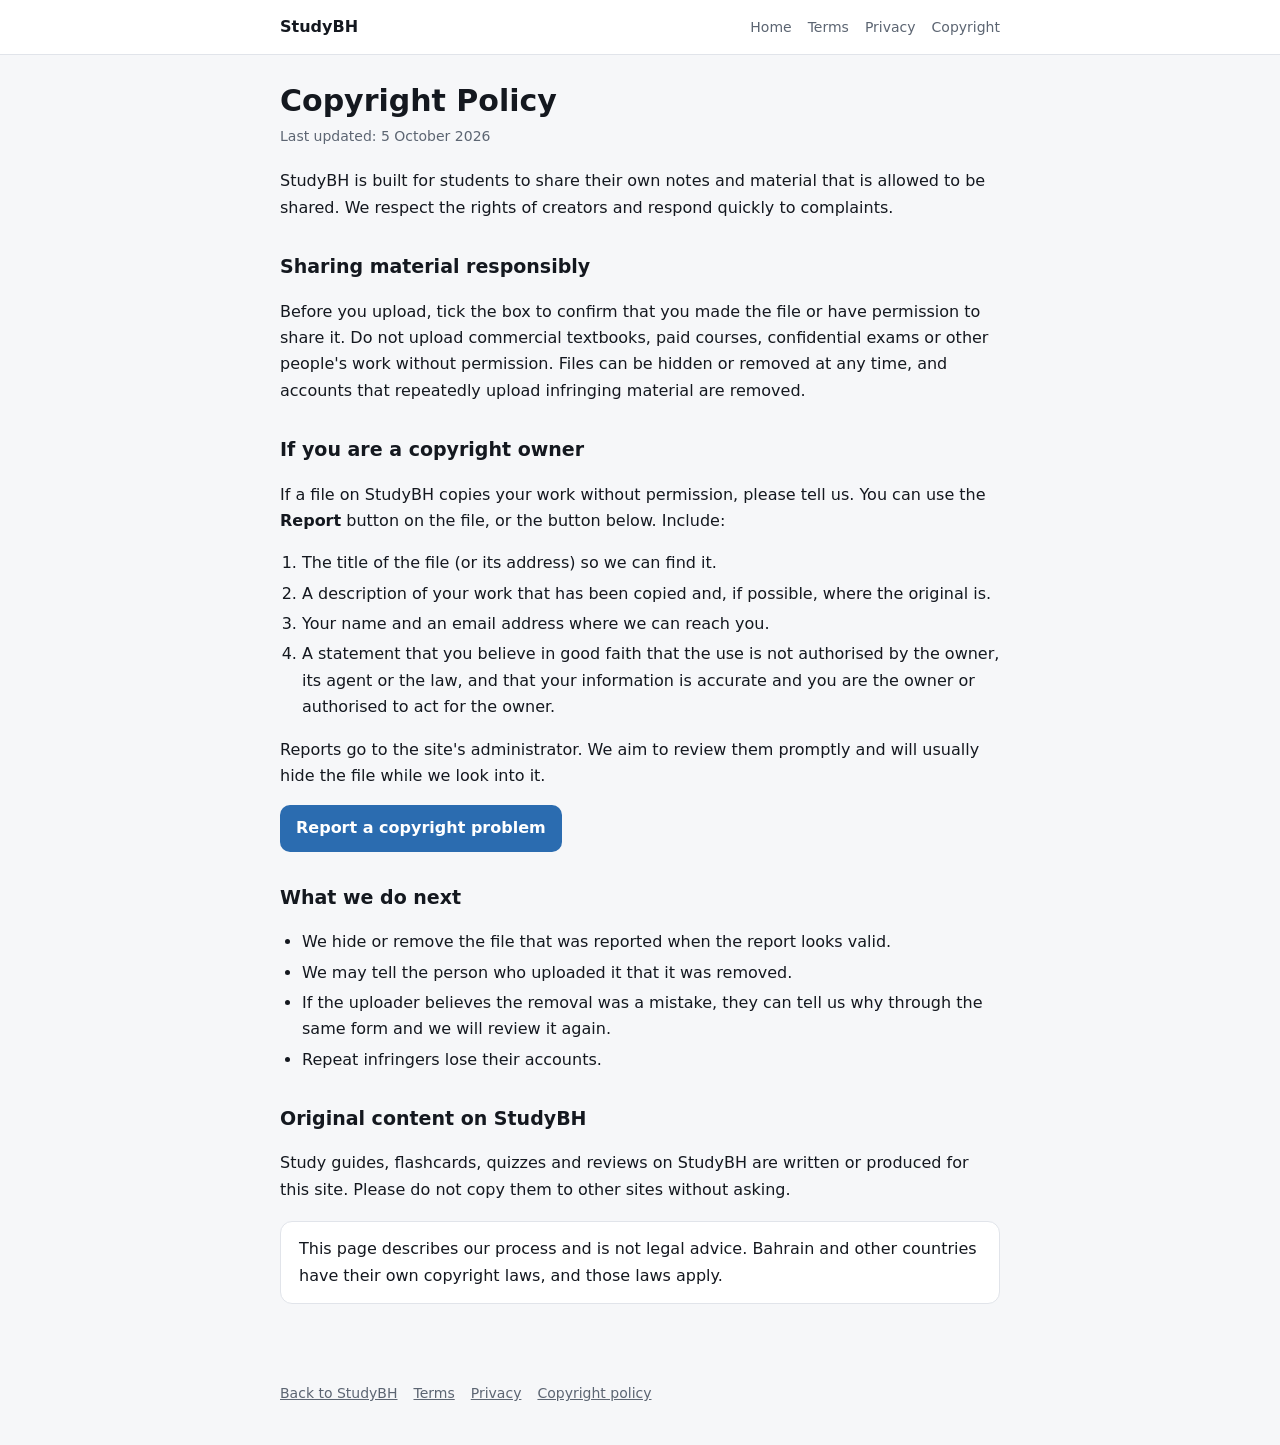
<file: copyright.html>
<!doctype html>
<html lang="en"><head><meta charset="utf-8"><meta name="viewport" content="width=device-width,initial-scale=1">
<title>Copyright Policy | StudyBH</title><meta name="description" content="How StudyBH handles copyright: what may be shared, how owners report a file, and what happens next."><meta name="robots" content="index,follow">
<link rel="stylesheet" href="legal.css"></head><body>
<header><div><a href="./">StudyBH</a><nav><a href="./">Home</a><a href="terms.html">Terms</a><a href="privacy.html">Privacy</a><a href="copyright.html">Copyright</a></nav></div></header>
<main><h1>Copyright Policy</h1><p class="up">Last updated: 5 October 2026</p>

<p>StudyBH is built for students to share their own notes and material that is allowed to be shared. We respect the rights of creators and respond quickly to complaints.</p>
<h2>Sharing material responsibly</h2>
<p>Before you upload, tick the box to confirm that you made the file or have permission to share it. Do not upload commercial textbooks, paid courses, confidential exams or other people's work without permission. Files can be hidden or removed at any time, and accounts that repeatedly upload infringing material are removed.</p>
<h2>If you are a copyright owner</h2>
<p>If a file on StudyBH copies your work without permission, please tell us. You can use the <b>Report</b> button on the file, or the button below. Include:</p>
<ol><li>The title of the file (or its address) so we can find it.</li><li>A description of your work that has been copied and, if possible, where the original is.</li><li>Your name and an email address where we can reach you.</li><li>A statement that you believe in good faith that the use is not authorised by the owner, its agent or the law, and that your information is accurate and you are the owner or authorised to act for the owner.</li></ol>
<p>Reports go to the site's administrator. We aim to review them promptly and will usually hide the file while we look into it.</p>
<p><a class="btn" href="./#report">Report a copyright problem</a></p>
<h2>What we do next</h2>
<ul><li>We hide or remove the file that was reported when the report looks valid.</li><li>We may tell the person who uploaded it that it was removed.</li><li>If the uploader believes the removal was a mistake, they can tell us why through the same form and we will review it again.</li><li>Repeat infringers lose their accounts.</li></ul>
<h2>Original content on StudyBH</h2>
<p>Study guides, flashcards, quizzes and reviews on StudyBH are written or produced for this site. Please do not copy them to other sites without asking.</p>
<p class="box">This page describes our process and is not legal advice. Bahrain and other countries have their own copyright laws, and those laws apply.</p>

</main>
<footer><a href="./">Back to StudyBH</a><a href="terms.html">Terms</a><a href="privacy.html">Privacy</a><a href="copyright.html">Copyright policy</a></footer>
</body></html>
</file>
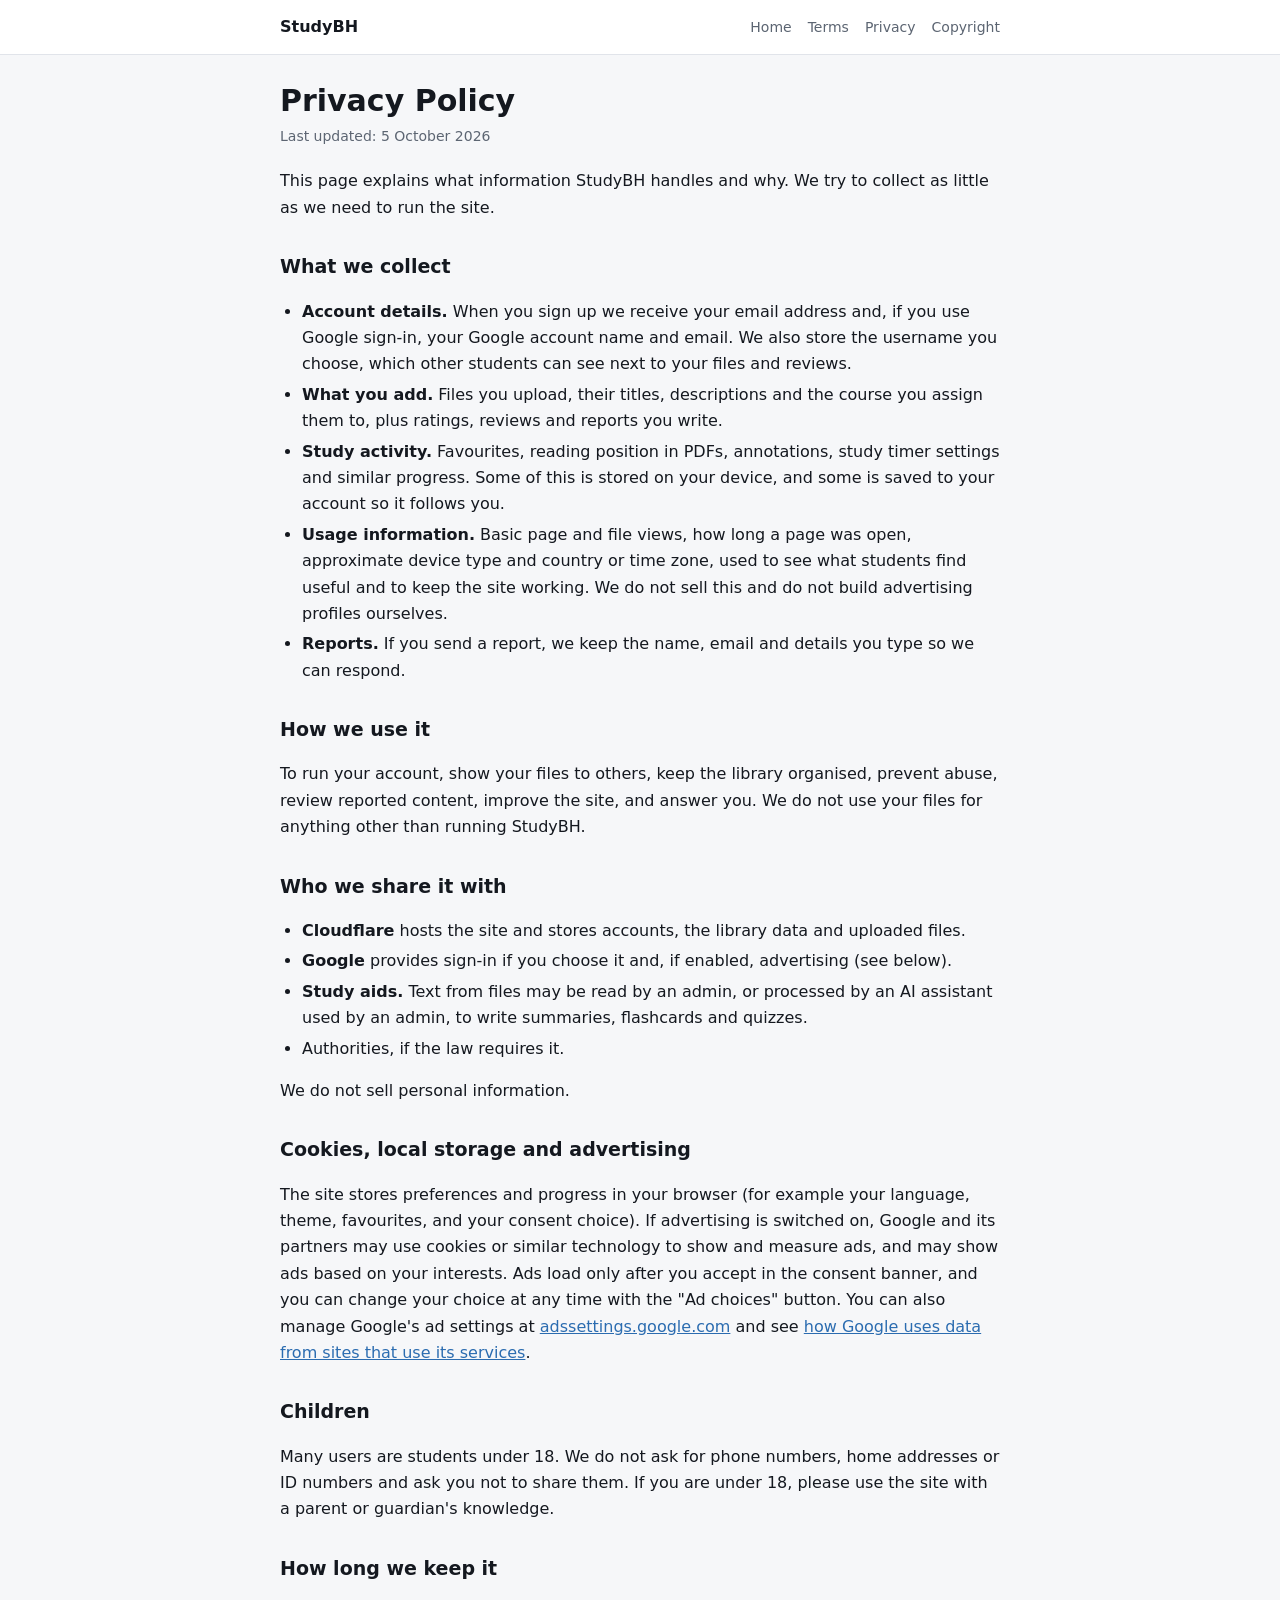
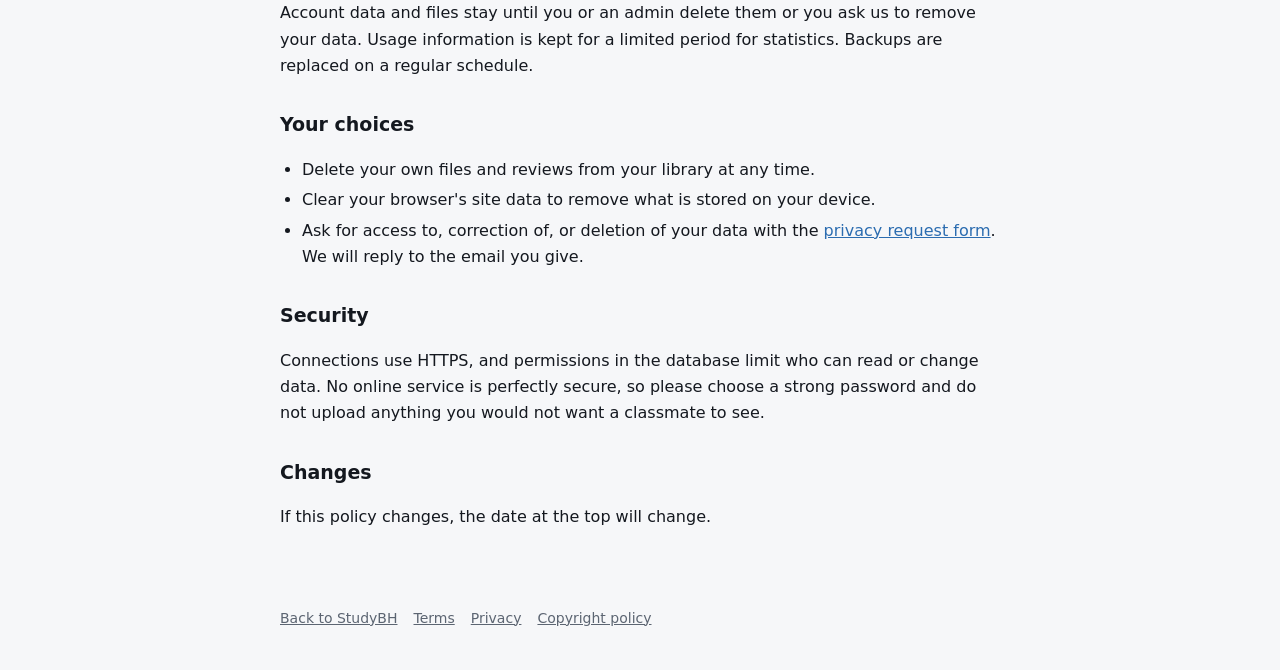
<file: privacy.html>
<!doctype html>
<html lang="en"><head><meta charset="utf-8"><meta name="viewport" content="width=device-width,initial-scale=1">
<title>Privacy Policy | StudyBH</title><meta name="description" content="What StudyBH collects, why, who it is shared with, and the choices you have."><meta name="robots" content="index,follow">
<link rel="stylesheet" href="legal.css"></head><body>
<header><div><a href="./">StudyBH</a><nav><a href="./">Home</a><a href="terms.html">Terms</a><a href="privacy.html">Privacy</a><a href="copyright.html">Copyright</a></nav></div></header>
<main><h1>Privacy Policy</h1><p class="up">Last updated: 5 October 2026</p>

<p>This page explains what information StudyBH handles and why. We try to collect as little as we need to run the site.</p>
<h2>What we collect</h2>
<ul><li><b>Account details.</b> When you sign up we receive your email address and, if you use Google sign-in, your Google account name and email. We also store the username you choose, which other students can see next to your files and reviews.</li>
<li><b>What you add.</b> Files you upload, their titles, descriptions and the course you assign them to, plus ratings, reviews and reports you write.</li>
<li><b>Study activity.</b> Favourites, reading position in PDFs, annotations, study timer settings and similar progress. Some of this is stored on your device, and some is saved to your account so it follows you.</li>
<li><b>Usage information.</b> Basic page and file views, how long a page was open, approximate device type and country or time zone, used to see what students find useful and to keep the site working. We do not sell this and do not build advertising profiles ourselves.</li>
<li><b>Reports.</b> If you send a report, we keep the name, email and details you type so we can respond.</li></ul>
<h2>How we use it</h2>
<p>To run your account, show your files to others, keep the library organised, prevent abuse, review reported content, improve the site, and answer you. We do not use your files for anything other than running StudyBH.</p>
<h2>Who we share it with</h2>
<ul><li><b>Cloudflare</b> hosts the site and stores accounts, the library data and uploaded files.</li><li><b>Google</b> provides sign-in if you choose it and, if enabled, advertising (see below).</li><li><b>Study aids.</b> Text from files may be read by an admin, or processed by an AI assistant used by an admin, to write summaries, flashcards and quizzes.</li><li>Authorities, if the law requires it.</li></ul>
<p>We do not sell personal information.</p>
<h2>Cookies, local storage and advertising</h2>
<p>The site stores preferences and progress in your browser (for example your language, theme, favourites, and your consent choice). If advertising is switched on, Google and its partners may use cookies or similar technology to show and measure ads, and may show ads based on your interests. Ads load only after you accept in the consent banner, and you can change your choice at any time with the "Ad choices" button. You can also manage Google's ad settings at <a href="https://adssettings.google.com" rel="noopener">adssettings.google.com</a> and see <a href="https://policies.google.com/technologies/ads" rel="noopener">how Google uses data from sites that use its services</a>.</p>
<h2>Children</h2>
<p>Many users are students under 18. We do not ask for phone numbers, home addresses or ID numbers and ask you not to share them. If you are under 18, please use the site with a parent or guardian's knowledge.</p>
<h2>How long we keep it</h2>
<p>Account data and files stay until you or an admin delete them or you ask us to remove your data. Usage information is kept for a limited period for statistics. Backups are replaced on a regular schedule.</p>
<h2>Your choices</h2>
<ul><li>Delete your own files and reviews from your library at any time.</li><li>Clear your browser's site data to remove what is stored on your device.</li><li>Ask for access to, correction of, or deletion of your data with the <a href="./#report?kind=privacy">privacy request form</a>. We will reply to the email you give.</li></ul>
<h2>Security</h2>
<p>Connections use HTTPS, and permissions in the database limit who can read or change data. No online service is perfectly secure, so please choose a strong password and do not upload anything you would not want a classmate to see.</p>
<h2>Changes</h2>
<p>If this policy changes, the date at the top will change.</p>

</main>
<footer><a href="./">Back to StudyBH</a><a href="terms.html">Terms</a><a href="privacy.html">Privacy</a><a href="copyright.html">Copyright policy</a></footer>
</body></html>
</file>
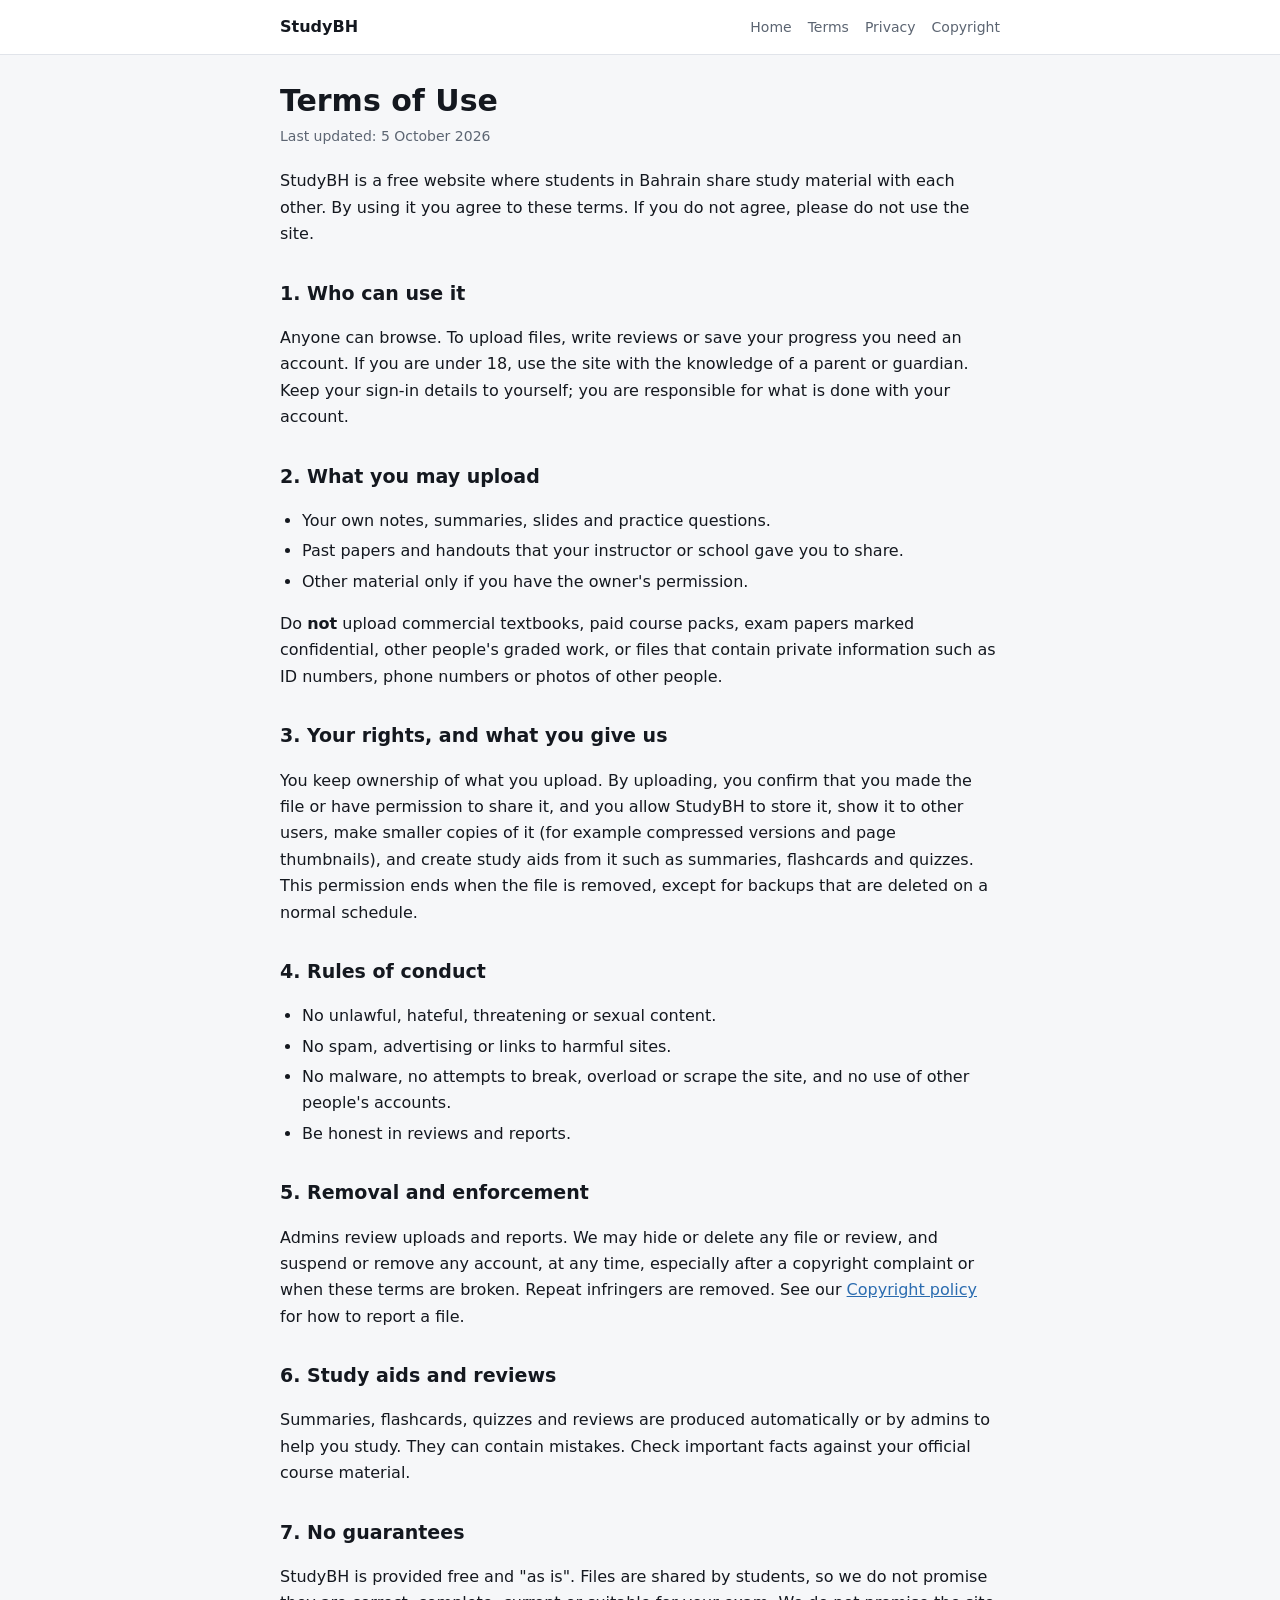
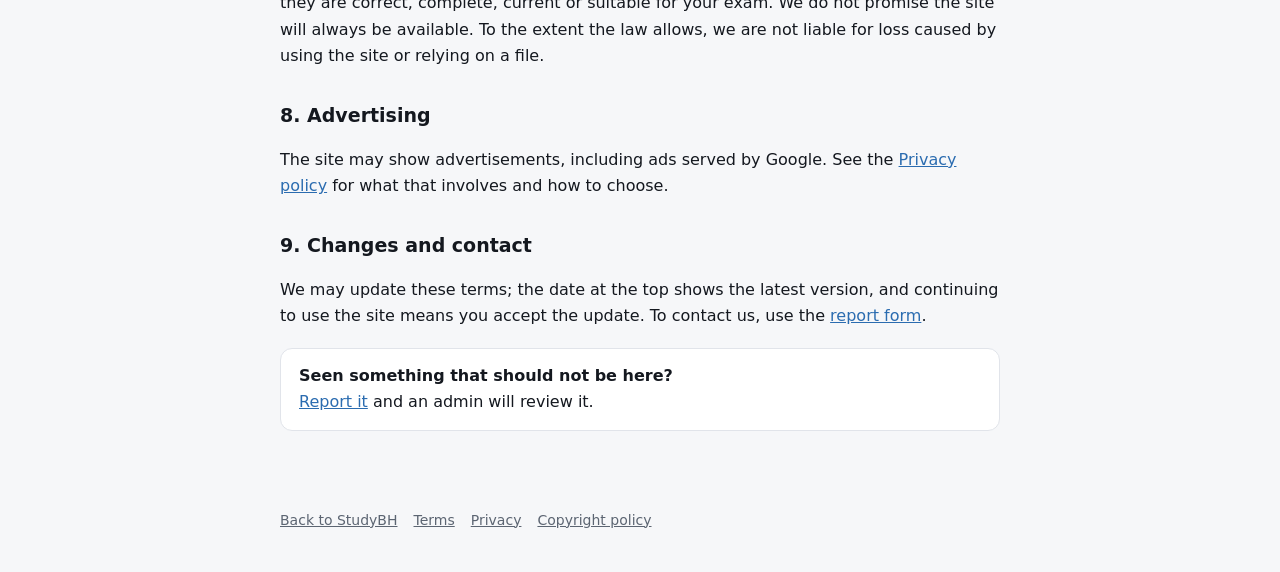
<file: terms.html>
<!doctype html>
<html lang="en"><head><meta charset="utf-8"><meta name="viewport" content="width=device-width,initial-scale=1">
<title>Terms of Use | StudyBH</title><meta name="description" content="The rules for using StudyBH, a free place for students in Bahrain to share notes, slides and past papers."><meta name="robots" content="index,follow">
<link rel="stylesheet" href="legal.css"></head><body>
<header><div><a href="./">StudyBH</a><nav><a href="./">Home</a><a href="terms.html">Terms</a><a href="privacy.html">Privacy</a><a href="copyright.html">Copyright</a></nav></div></header>
<main><h1>Terms of Use</h1><p class="up">Last updated: 5 October 2026</p>

<p>StudyBH is a free website where students in Bahrain share study material with each other. By using it you agree to these terms. If you do not agree, please do not use the site.</p>
<h2>1. Who can use it</h2>
<p>Anyone can browse. To upload files, write reviews or save your progress you need an account. If you are under 18, use the site with the knowledge of a parent or guardian. Keep your sign-in details to yourself; you are responsible for what is done with your account.</p>
<h2>2. What you may upload</h2>
<ul><li>Your own notes, summaries, slides and practice questions.</li><li>Past papers and handouts that your instructor or school gave you to share.</li><li>Other material only if you have the owner's permission.</li></ul>
<p>Do <b>not</b> upload commercial textbooks, paid course packs, exam papers marked confidential, other people's graded work, or files that contain private information such as ID numbers, phone numbers or photos of other people.</p>
<h2>3. Your rights, and what you give us</h2>
<p>You keep ownership of what you upload. By uploading, you confirm that you made the file or have permission to share it, and you allow StudyBH to store it, show it to other users, make smaller copies of it (for example compressed versions and page thumbnails), and create study aids from it such as summaries, flashcards and quizzes. This permission ends when the file is removed, except for backups that are deleted on a normal schedule.</p>
<h2>4. Rules of conduct</h2>
<ul><li>No unlawful, hateful, threatening or sexual content.</li><li>No spam, advertising or links to harmful sites.</li><li>No malware, no attempts to break, overload or scrape the site, and no use of other people's accounts.</li><li>Be honest in reviews and reports.</li></ul>
<h2>5. Removal and enforcement</h2>
<p>Admins review uploads and reports. We may hide or delete any file or review, and suspend or remove any account, at any time, especially after a copyright complaint or when these terms are broken. Repeat infringers are removed. See our <a href="copyright.html">Copyright policy</a> for how to report a file.</p>
<h2>6. Study aids and reviews</h2>
<p>Summaries, flashcards, quizzes and reviews are produced automatically or by admins to help you study. They can contain mistakes. Check important facts against your official course material.</p>
<h2>7. No guarantees</h2>
<p>StudyBH is provided free and "as is". Files are shared by students, so we do not promise they are correct, complete, current or suitable for your exam. We do not promise the site will always be available. To the extent the law allows, we are not liable for loss caused by using the site or relying on a file.</p>
<h2>8. Advertising</h2>
<p>The site may show advertisements, including ads served by Google. See the <a href="privacy.html">Privacy policy</a> for what that involves and how to choose.</p>
<h2>9. Changes and contact</h2>
<p>We may update these terms; the date at the top shows the latest version, and continuing to use the site means you accept the update. To contact us, use the <a href="./#report?kind=other">report form</a>.</p>
<div class="box"><b>Seen something that should not be here?</b><br><a href="./#report">Report it</a> and an admin will review it.</div>

</main>
<footer><a href="./">Back to StudyBH</a><a href="terms.html">Terms</a><a href="privacy.html">Privacy</a><a href="copyright.html">Copyright policy</a></footer>
</body></html>
</file>
<file: legal.css>
:root{--bg:#f6f7f9;--surface:#fff;--fg:#14181f;--muted:#5c6572;--line:#e1e4ea;--accent:#2b6cb0}
@media (prefers-color-scheme:dark){:root{--bg:#0f1218;--surface:#171b23;--fg:#eceff4;--muted:#9aa4b2;--line:#2a303b;--accent:#7db3f0}}
*{box-sizing:border-box}body{margin:0;background:var(--bg);color:var(--fg);font:16px/1.65 system-ui,-apple-system,Segoe UI,Roboto,sans-serif}
header{background:var(--surface);border-bottom:1px solid var(--line)}header div{max-width:760px;margin:0 auto;padding:14px 20px;display:flex;justify-content:space-between;gap:12px;align-items:center;flex-wrap:wrap}
header a{color:var(--fg);font-weight:700;text-decoration:none}header nav a{font-weight:500;color:var(--muted);margin-inline-start:16px;font-size:14px}
main{max-width:760px;margin:0 auto;padding:28px 20px 60px}h1{font-size:30px;line-height:1.2;margin:0 0 6px}h2{font-size:19px;margin:30px 0 6px}p,li{color:var(--fg)}ul,ol{padding-inline-start:22px}li{margin:4px 0}
.up{color:var(--muted);font-size:14px;margin:0 0 20px}a{color:var(--accent)}.box{background:var(--surface);border:1px solid var(--line);border-radius:12px;padding:14px 18px;margin:18px 0}
.btn{display:inline-block;background:var(--accent);color:#fff;border-radius:10px;padding:10px 16px;text-decoration:none;font-weight:600}
footer{max-width:760px;margin:0 auto;padding:0 20px 40px;color:var(--muted);font-size:14px}footer a{color:var(--muted);margin-inline-end:16px}
</file>
